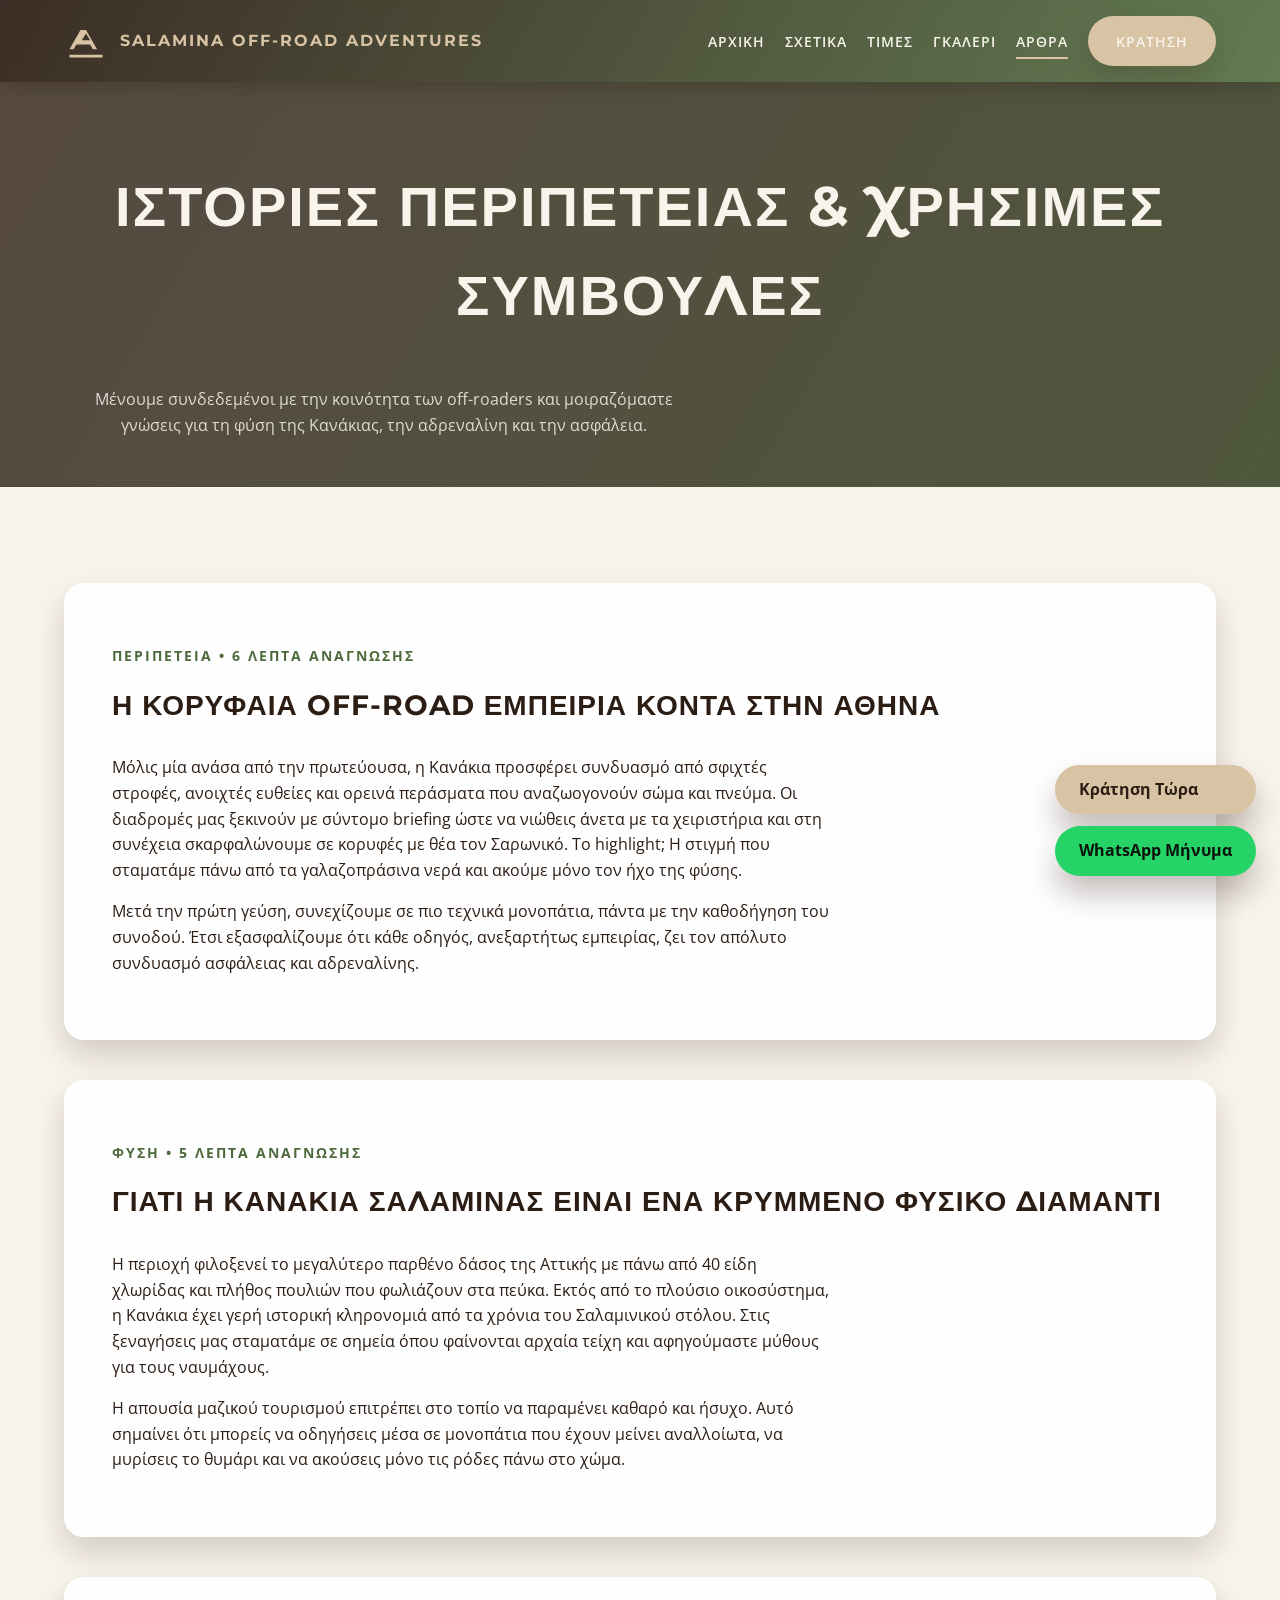
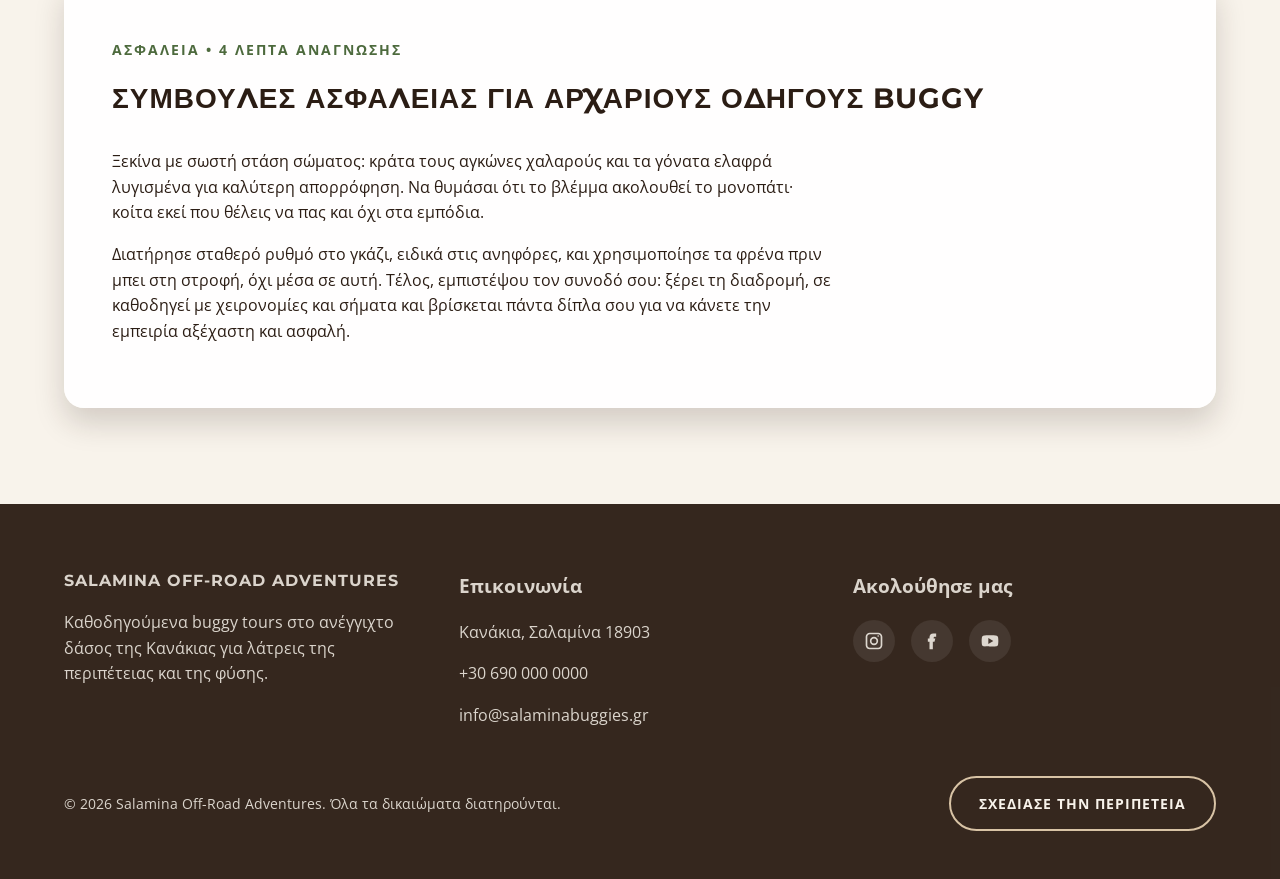
<file: blog.html>
<!DOCTYPE html>
<html lang="el">
  <head>
    <meta charset="UTF-8" />
    <meta name="viewport" content="width=device-width, initial-scale=1.0" />
    <meta
      name="description"
      content="Διάβασε άρθρα της Salamina Off-Road Adventures για off-road εμπειρίες, τη φύση της Κανάκιας και συμβουλές ασφαλείας για buggy."
    />
    <title>Άρθρα | Salamina Off-Road Adventures</title>
    <link rel="preconnect" href="https://fonts.googleapis.com" />
    <link rel="preconnect" href="https://fonts.gstatic.com" crossorigin />
    <link
      href="https://fonts.googleapis.com/css2?family=Montserrat:wght@400;600;700&family=Open+Sans:wght@400;500;600&display=swap"
      rel="stylesheet"
    />
    <link rel="stylesheet" href="assets/css/style.css" />
  </head>
  <body>
    <header>
      <div class="navbar">
        <a class="brand" href="index.html" aria-label="Salamina Off-Road Adventures αρχική">
          <svg viewBox="0 0 64 64" aria-hidden="true">
            <path
              d="M8 44l16-28h8l16 28h-6l-4-7H18l-4 7H8zm18-13h12l-6-10-6 10zM8 52h48v4H8z"
            />
          </svg>
          Salamina Off-Road Adventures
        </a>
        <nav>
          <button class="nav-toggle" aria-label="Εναλλαγή μενού" aria-expanded="false"><span></span></button>
          <div class="nav-links">
            <a href="index.html">Αρχική</a>
            <a href="about.html">Σχετικά</a>
            <a href="prices.html">Τιμές</a>
            <a href="gallery.html">Γκαλερί</a>
            <a class="active" href="blog.html">Άρθρα</a>
            <a href="contact.html" class="btn">Κράτηση</a>
          </div>
        </nav>
      </div>
    </header>

    <main>
      <section class="page-hero">
        <div>
          <h1>Ιστορίες Περιπέτειας &amp; Χρήσιμες Συμβουλές</h1>
          <p>
            Μένουμε συνδεδεμένοι με την κοινότητα των off-roaders και μοιραζόμαστε γνώσεις για τη
            φύση της Κανάκιας, την αδρεναλίνη και την ασφάλεια.
          </p>
        </div>
      </section>

      <section class="section">
        <div class="blog-list">
          <article class="blog-post fade-in">
            <p class="meta">Περιπέτεια • 6 λεπτά ανάγνωσης</p>
            <h3>Η Κορυφαία Off-Road Εμπειρία κοντά στην Αθήνα</h3>
            <p>
              Μόλις μία ανάσα από την πρωτεύουσα, η Κανάκια προσφέρει συνδυασμό από σφιχτές στροφές,
              ανοιχτές ευθείες και ορεινά περάσματα που αναζωογονούν σώμα και πνεύμα. Οι διαδρομές
              μας ξεκινούν με σύντομο briefing ώστε να νιώθεις άνετα με τα χειριστήρια και στη
              συνέχεια σκαρφαλώνουμε σε κορυφές με θέα τον Σαρωνικό. Το highlight; Η στιγμή που
              σταματάμε πάνω από τα γαλαζοπράσινα νερά και ακούμε μόνο τον ήχο της φύσης.
            </p>
            <p>
              Μετά την πρώτη γεύση, συνεχίζουμε σε πιο τεχνικά μονοπάτια, πάντα με την καθοδήγηση του
              συνοδού. Έτσι εξασφαλίζουμε ότι κάθε οδηγός, ανεξαρτήτως εμπειρίας, ζει τον απόλυτο
              συνδυασμό ασφάλειας και αδρεναλίνης.
            </p>
          </article>

          <article class="blog-post fade-in">
            <p class="meta">Φύση • 5 λεπτά ανάγνωσης</p>
            <h3>Γιατί η Κανάκια Σαλαμίνας είναι ένα Κρυμμένο Φυσικό Διαμάντι</h3>
            <p>
              Η περιοχή φιλοξενεί το μεγαλύτερο παρθένο δάσος της Αττικής με πάνω από 40 είδη
              χλωρίδας και πλήθος πουλιών που φωλιάζουν στα πεύκα. Εκτός από το πλούσιο οικοσύστημα,
              η Κανάκια έχει γερή ιστορική κληρονομιά από τα χρόνια του Σαλαμινικού στόλου. Στις
              ξεναγήσεις μας σταματάμε σε σημεία όπου φαίνονται αρχαία τείχη και αφηγούμαστε μύθους
              για τους ναυμάχους.
            </p>
            <p>
              Η απουσία μαζικού τουρισμού επιτρέπει στο τοπίο να παραμένει καθαρό και ήσυχο. Αυτό
              σημαίνει ότι μπορείς να οδηγήσεις μέσα σε μονοπάτια που έχουν μείνει αναλλοίωτα, να
              μυρίσεις το θυμάρι και να ακούσεις μόνο τις ρόδες πάνω στο χώμα.
            </p>
          </article>

          <article class="blog-post fade-in">
            <p class="meta">Ασφάλεια • 4 λεπτά ανάγνωσης</p>
            <h3>Συμβουλές Ασφαλείας για Αρχάριους Οδηγούς Buggy</h3>
            <p>
              Ξεκίνα με σωστή στάση σώματος: κράτα τους αγκώνες χαλαρούς και τα γόνατα ελαφρά
              λυγισμένα για καλύτερη απορρόφηση. Να θυμάσαι ότι το βλέμμα ακολουθεί το μονοπάτι·
              κοίτα εκεί που θέλεις να πας και όχι στα εμπόδια.
            </p>
            <p>
              Διατήρησε σταθερό ρυθμό στο γκάζι, ειδικά στις ανηφόρες, και χρησιμοποίησε τα φρένα πριν
              μπει στη στροφή, όχι μέσα σε αυτή. Τέλος, εμπιστέψου τον συνοδό σου: ξέρει τη διαδρομή,
              σε καθοδηγεί με χειρονομίες και σήματα και βρίσκεται πάντα δίπλα σου για να κάνετε την
              εμπειρία αξέχαστη και ασφαλή.
            </p>
          </article>
        </div>
      </section>
    </main>

    <footer>
      <div class="footer-grid">
        <div>
          <p class="footer-brand">Salamina Off-Road Adventures</p>
          <p>
            Καθοδηγούμενα buggy tours στο ανέγγιχτο δάσος της Κανάκιας για λάτρεις της περιπέτειας
            και της φύσης.
          </p>
        </div>
        <div>
          <h3>Επικοινωνία</h3>
          <p>Κανάκια, Σαλαμίνα 18903</p>
          <p><a href="tel:+306900000000">+30 690 000 0000</a></p>
          <p><a href="mailto:info@salaminabuggies.gr">info@salaminabuggies.gr</a></p>
        </div>
        <div>
          <h3>Ακολούθησε μας</h3>
          <div class="social-links">
            <a href="#" aria-label="Instagram">
              <svg viewBox="0 0 24 24" width="20" height="20" fill="currentColor" aria-hidden="true">
                <path
                  d="M7 2C4.243 2 2 4.243 2 7v10c0 2.757 2.243 5 5 5h10c2.757 0 5-2.243 5-5V7c0-2.757-2.243-5-5-5H7zm0 2h10c1.654 0 3 1.346 3 3v10c0 1.654-1.346 3-3 3H7c-1.654 0-3-1.346-3-3V7c0-1.654 1.346-3 3-3zm10 1a1 1 0 100 2 1 1 0 000-2zM12 7a5 5 0 100 10 5 5 0 000-10zm0 2a3 3 0 110 6 3 3 0 010-6z"
                />
              </svg>
            </a>
            <a href="#" aria-label="Facebook">
              <svg viewBox="0 0 24 24" width="20" height="20" fill="currentColor" aria-hidden="true">
                <path d="M13 9h3l-1 4h-2v9h-4v-9H7V9h2V7.5C9 5 10.5 3 13.5 3H17v4h-2c-.6 0-1 .4-1 1V9z" />
              </svg>
            </a>
            <a href="#" aria-label="YouTube">
              <svg viewBox="0 0 24 24" width="20" height="20" fill="currentColor" aria-hidden="true">
                <path
                  d="M21.6 7.2c-.2-.8-.8-1.4-1.6-1.6C18.4 5.2 12 5.2 12 5.2s-6.4 0-8 .4c-.8.2-1.4.8-1.6 1.6C2 8.8 2 12 2 12s0 3.2.4 4.8c.2.8.8 1.4 1.6 1.6 1.6.4 8 .4 8 .4s6.4 0 8-.4c.8-.2 1.4-.8 1.6-1.6.4-1.6.4-4.8.4-4.8s0-3.2-.4-4.8zM10 15.5v-7l6 3.5-6 3.5z"
                />
              </svg>
            </a>
          </div>
        </div>
      </div>
      <div class="footer-bottom">
        <p>&copy; <span data-year></span> Salamina Off-Road Adventures. Όλα τα δικαιώματα διατηρούνται.</p>
        <a class="btn btn-outline" href="contact.html">Σχεδίασε την Περιπέτεια</a>
      </div>
    </footer>

    <div class="floating-cta" aria-label="Άμεση κράτηση">
      <a href="contact.html">Κράτηση Τώρα</a>
      <a class="whatsapp" href="https://wa.me/306900000000" target="_blank" rel="noopener">WhatsApp Μήνυμα</a>
    </div>

    <script src="assets/js/main.js" defer></script>
  </body>
</html>
</file>
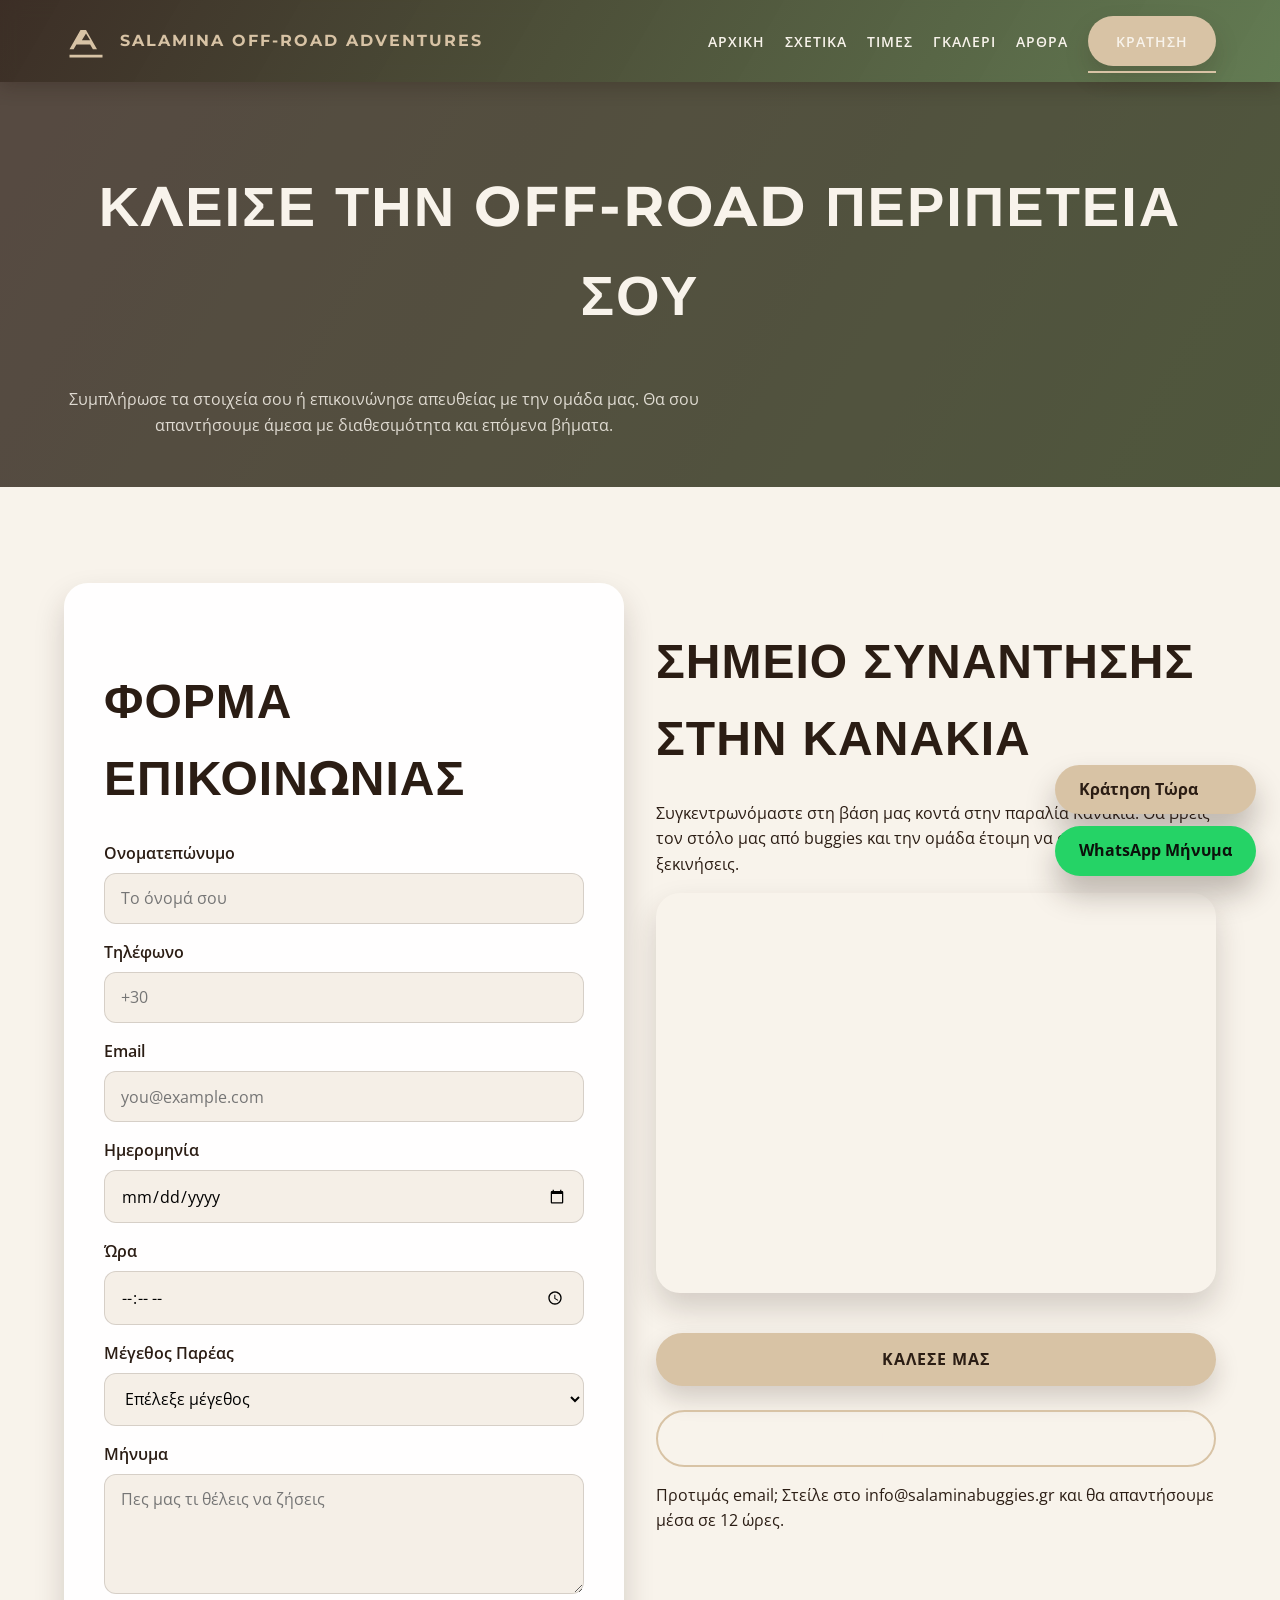
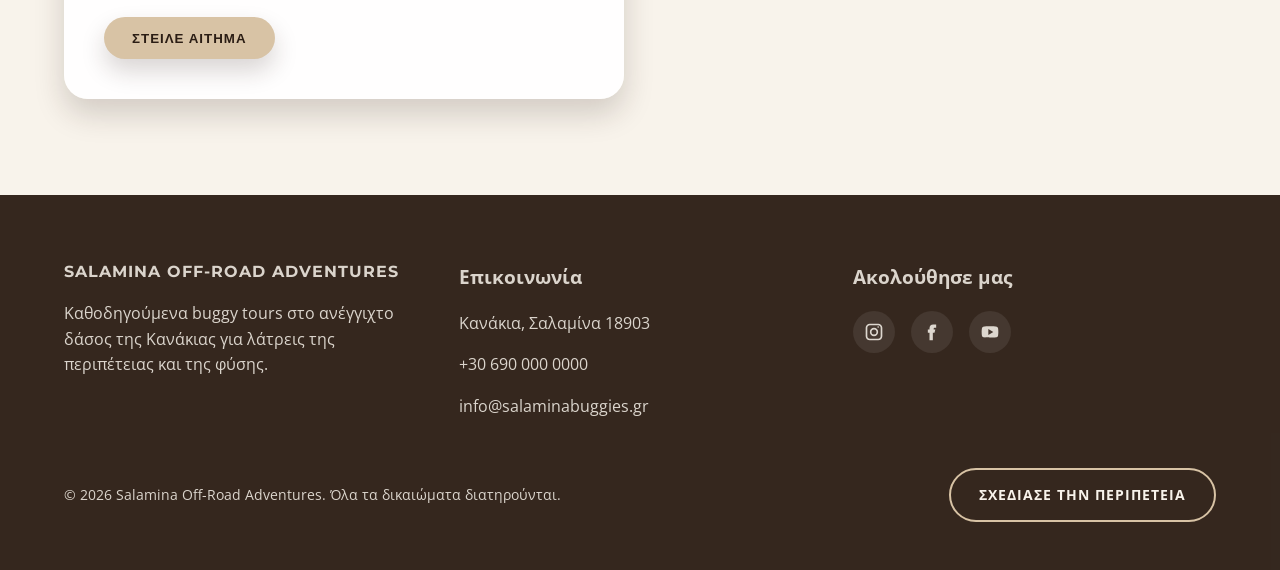
<file: contact.html>
<!DOCTYPE html>
<html lang="el">
  <head>
    <meta charset="UTF-8" />
    <meta name="viewport" content="width=device-width, initial-scale=1.0" />
    <meta
      name="description"
      content="Επικοινώνησε με τη Salamina Off-Road Adventures για κράτηση καθοδηγούμενων διαδρομών buggy στην Κανάκια Σαλαμίνας. Κάλεσε, στείλε WhatsApp ή συμπλήρωσε τη φόρμα."
    />
    <title>Επικοινωνία &amp; Κράτηση | Salamina Off-Road Adventures</title>
    <link rel="preconnect" href="https://fonts.googleapis.com" />
    <link rel="preconnect" href="https://fonts.gstatic.com" crossorigin />
    <link
      href="https://fonts.googleapis.com/css2?family=Montserrat:wght@400;600;700&family=Open+Sans:wght@400;500;600&display=swap"
      rel="stylesheet"
    />
    <link rel="stylesheet" href="assets/css/style.css" />
  </head>
  <body>
    <header>
      <div class="navbar">
        <a class="brand" href="index.html" aria-label="Salamina Off-Road Adventures αρχική">
          <svg viewBox="0 0 64 64" aria-hidden="true">
            <path
              d="M8 44l16-28h8l16 28h-6l-4-7H18l-4 7H8zm18-13h12l-6-10-6 10zM8 52h48v4H8z"
            />
          </svg>
          Salamina Off-Road Adventures
        </a>
        <nav>
          <button class="nav-toggle" aria-label="Εναλλαγή μενού" aria-expanded="false"><span></span></button>
          <div class="nav-links">
            <a href="index.html">Αρχική</a>
            <a href="about.html">Σχετικά</a>
            <a href="prices.html">Τιμές</a>
            <a href="gallery.html">Γκαλερί</a>
            <a href="blog.html">Άρθρα</a>
            <a href="contact.html" class="btn active">Κράτηση</a>
          </div>
        </nav>
      </div>
    </header>

    <main>
      <section class="page-hero">
        <div>
          <h1>Κλείσε την Off-Road Περιπέτειά σου</h1>
          <p>
            Συμπλήρωσε τα στοιχεία σου ή επικοινώνησε απευθείας με την ομάδα μας. Θα σου απαντήσουμε
            άμεσα με διαθεσιμότητα και επόμενα βήματα.
          </p>
        </div>
      </section>

      <section class="section">
        <div class="contact-wrapper">
          <form class="contact-form" aria-label="Φόρμα κράτησης">
            <h2>Φόρμα Επικοινωνίας</h2>
            <label for="name">Ονοματεπώνυμο</label>
            <input id="name" name="name" type="text" placeholder="Το όνομά σου" required />

            <label for="phone">Τηλέφωνο</label>
            <input id="phone" name="phone" type="tel" placeholder="+30" required />

            <label for="email">Email</label>
            <input id="email" name="email" type="email" placeholder="you@example.com" required />

            <label for="date">Ημερομηνία</label>
            <input id="date" name="date" type="date" required />

            <label for="time">Ώρα</label>
            <input id="time" name="time" type="time" required />

            <label for="group">Μέγεθος Παρέας</label>
            <select id="group" name="group" required>
              <option value="" disabled selected>Επέλεξε μέγεθος</option>
              <option value="1-2">1-2 άτομα</option>
              <option value="3-4">3-4 άτομα</option>
              <option value="5-6">5-6 άτομα</option>
              <option value="7+">7+ άτομα</option>
            </select>

            <label for="message">Μήνυμα</label>
            <textarea id="message" name="message" placeholder="Πες μας τι θέλεις να ζήσεις"></textarea>

            <button class="btn" type="submit">Στείλε Αίτημα</button>
          </form>

          <div class="fade-in">
            <h2>Σημείο Συνάντησης στην Κανάκια</h2>
            <p>
              Συγκεντρωνόμαστε στη βάση μας κοντά στην παραλία Κανάκια. Θα βρεις τον στόλο μας από
              buggies και την ομάδα έτοιμη να σε εξοπλίσει πριν ξεκινήσεις.
            </p>
            <div class="map-embed" aria-label="Χάρτης Κανάκιας Σαλαμίνας">
              <iframe
                src="https://www.google.com/maps/embed?pb=!1m18!1m12!1m3!1d3128.367623193207!2d23.44296867650464!3d37.91635960478645!2m3!1f0!2f0!3f0!3m2!1i1024!2i768!4f13.1!3m3!1m2!1s0x14a1fe0ad03780ef%3A0x6213a14588374be1!2sKanakia%2018900!5e0!3m2!1sel!2sgr!4v1700000000000!5m2!1sel!2sgr"
                allowfullscreen=""
                loading="lazy"
                referrerpolicy="no-referrer-when-downgrade"
              ></iframe>
            </div>
            <div class="callout">
              <a class="btn" href="tel:+306900000000">Κάλεσέ μας</a>
              <a class="btn btn-outline" href="https://wa.me/306900000000" target="_blank" rel="noopener">WhatsApp Συνομιλία</a>
            </div>
            <p>
              Προτιμάς email; Στείλε στο
              <a href="mailto:info@salaminabuggies.gr">info@salaminabuggies.gr</a> και θα απαντήσουμε μέσα σε 12 ώρες.
            </p>
          </div>
        </div>
      </section>
    </main>

    <footer>
      <div class="footer-grid">
        <div>
          <p class="footer-brand">Salamina Off-Road Adventures</p>
          <p>
            Καθοδηγούμενα buggy tours στο ανέγγιχτο δάσος της Κανάκιας για λάτρεις της περιπέτειας
            και της φύσης.
          </p>
        </div>
        <div>
          <h3>Επικοινωνία</h3>
          <p>Κανάκια, Σαλαμίνα 18903</p>
          <p><a href="tel:+306900000000">+30 690 000 0000</a></p>
          <p><a href="mailto:info@salaminabuggies.gr">info@salaminabuggies.gr</a></p>
        </div>
        <div>
          <h3>Ακολούθησε μας</h3>
          <div class="social-links">
            <a href="#" aria-label="Instagram">
              <svg viewBox="0 0 24 24" width="20" height="20" fill="currentColor" aria-hidden="true">
                <path
                  d="M7 2C4.243 2 2 4.243 2 7v10c0 2.757 2.243 5 5 5h10c2.757 0 5-2.243 5-5V7c0-2.757-2.243-5-5-5H7zm0 2h10c1.654 0 3 1.346 3 3v10c0 1.654-1.346 3-3 3H7c-1.654 0-3-1.346-3-3V7c0-1.654 1.346-3 3-3zm10 1a1 1 0 100 2 1 1 0 000-2zM12 7a5 5 0 100 10 5 5 0 000-10zm0 2a3 3 0 110 6 3 3 0 010-6z"
                />
              </svg>
            </a>
            <a href="#" aria-label="Facebook">
              <svg viewBox="0 0 24 24" width="20" height="20" fill="currentColor" aria-hidden="true">
                <path d="M13 9h3l-1 4h-2v9h-4v-9H7V9h2V7.5C9 5 10.5 3 13.5 3H17v4h-2c-.6 0-1 .4-1 1V9z" />
              </svg>
            </a>
            <a href="#" aria-label="YouTube">
              <svg viewBox="0 0 24 24" width="20" height="20" fill="currentColor" aria-hidden="true">
                <path
                  d="M21.6 7.2c-.2-.8-.8-1.4-1.6-1.6C18.4 5.2 12 5.2 12 5.2s-6.4 0-8 .4c-.8.2-1.4.8-1.6 1.6C2 8.8 2 12 2 12s0 3.2.4 4.8c.2.8.8 1.4 1.6 1.6 1.6.4 8 .4 8 .4s6.4 0 8-.4c.8-.2 1.4-.8 1.6-1.6.4-1.6.4-4.8.4-4.8s0-3.2-.4-4.8zM10 15.5v-7l6 3.5-6 3.5z"
                />
              </svg>
            </a>
          </div>
        </div>
      </div>
      <div class="footer-bottom">
        <p>&copy; <span data-year></span> Salamina Off-Road Adventures. Όλα τα δικαιώματα διατηρούνται.</p>
        <a class="btn btn-outline" href="contact.html">Σχεδίασε την Περιπέτεια</a>
      </div>
    </footer>

    <div class="floating-cta" aria-label="Άμεση κράτηση">
      <a href="contact.html">Κράτηση Τώρα</a>
      <a class="whatsapp" href="https://wa.me/306900000000" target="_blank" rel="noopener">WhatsApp Μήνυμα</a>
    </div>

    <script src="assets/js/main.js" defer></script>
  </body>
</html>
</file>
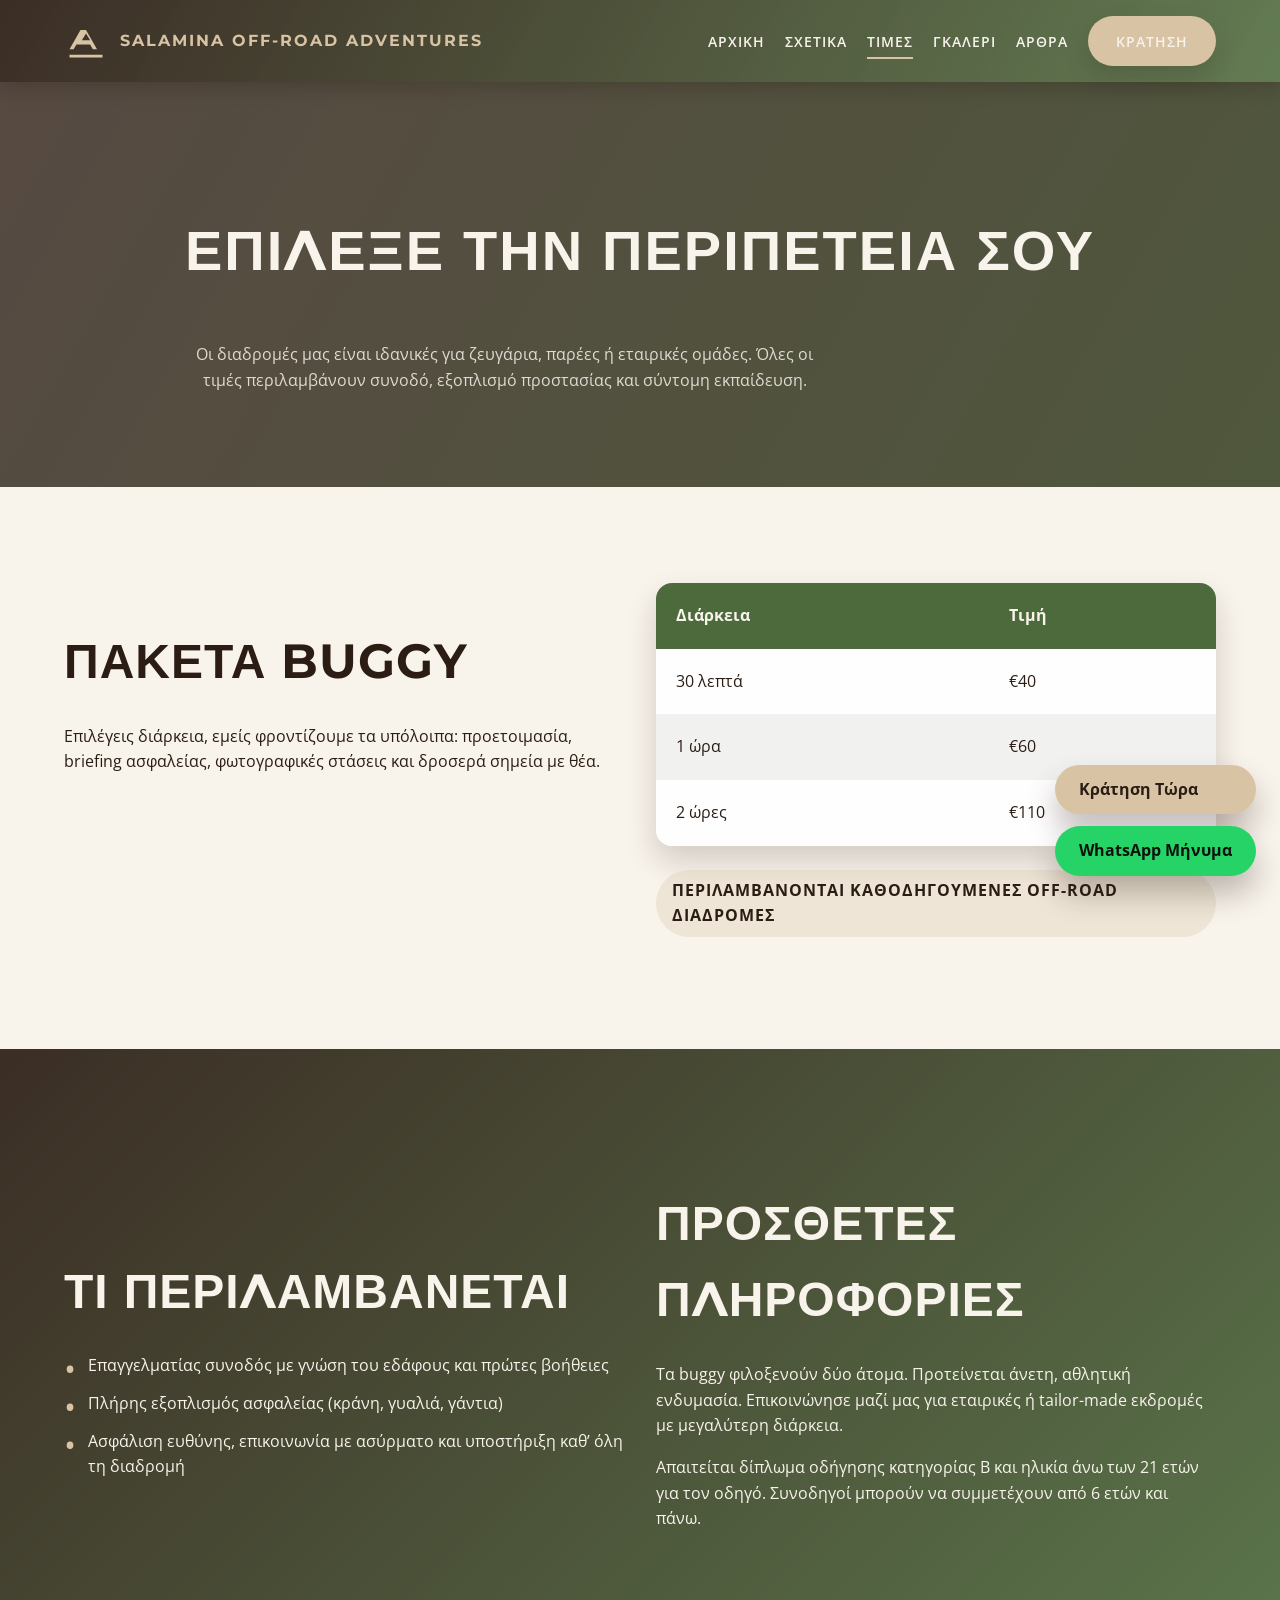
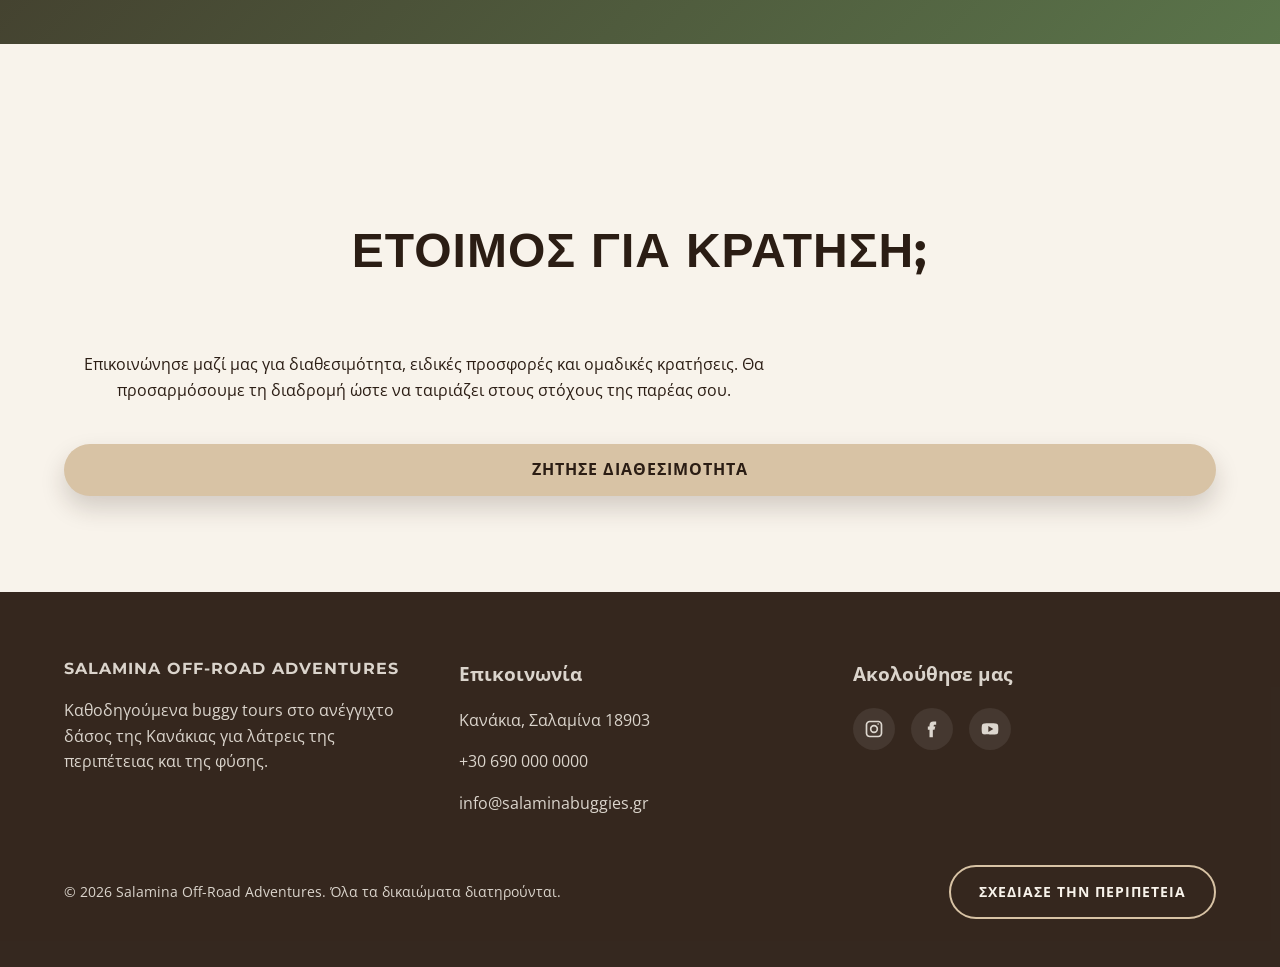
<file: prices.html>
<!DOCTYPE html>
<html lang="el">
  <head>
    <meta charset="UTF-8" />
    <meta name="viewport" content="width=device-width, initial-scale=1.0" />
    <meta
      name="description"
      content="Διάλεξε τη διάρκεια που σου ταιριάζει για μια καθοδηγούμενη βόλτα με buggy στην Κανάκια Σαλαμίνας. Τιμές για 30 λεπτά, 1 ώρα ή 2 ώρες."
    />
    <title>Τιμές | Salamina Off-Road Adventures</title>
    <link rel="preconnect" href="https://fonts.googleapis.com" />
    <link rel="preconnect" href="https://fonts.gstatic.com" crossorigin />
    <link
      href="https://fonts.googleapis.com/css2?family=Montserrat:wght@400;600;700&family=Open+Sans:wght@400;500;600&display=swap"
      rel="stylesheet"
    />
    <link rel="stylesheet" href="assets/css/style.css" />
  </head>
  <body>
    <header>
      <div class="navbar">
        <a class="brand" href="index.html" aria-label="Salamina Off-Road Adventures αρχική">
          <svg viewBox="0 0 64 64" aria-hidden="true">
            <path
              d="M8 44l16-28h8l16 28h-6l-4-7H18l-4 7H8zm18-13h12l-6-10-6 10zM8 52h48v4H8z"
            />
          </svg>
          Salamina Off-Road Adventures
        </a>
        <nav>
          <button class="nav-toggle" aria-label="Εναλλαγή μενού" aria-expanded="false"><span></span></button>
          <div class="nav-links">
            <a href="index.html">Αρχική</a>
            <a href="about.html">Σχετικά</a>
            <a class="active" href="prices.html">Τιμές</a>
            <a href="gallery.html">Γκαλερί</a>
            <a href="blog.html">Άρθρα</a>
            <a href="contact.html" class="btn">Κράτηση</a>
          </div>
        </nav>
      </div>
    </header>

    <main>
      <section class="page-hero">
        <div>
          <h1>Επίλεξε την Περιπέτεια σου</h1>
          <p>
            Οι διαδρομές μας είναι ιδανικές για ζευγάρια, παρέες ή εταιρικές ομάδες. Όλες οι τιμές
            περιλαμβάνουν συνοδό, εξοπλισμό προστασίας και σύντομη εκπαίδευση.
          </p>
        </div>
      </section>

      <section class="section">
        <div class="tablet-grid">
          <div class="fade-in">
            <h2>Πακέτα Buggy</h2>
            <p>
              Επιλέγεις διάρκεια, εμείς φροντίζουμε τα υπόλοιπα: προετοιμασία, briefing ασφαλείας,
              φωτογραφικές στάσεις και δροσερά σημεία με θέα.
            </p>
          </div>
          <div class="fade-in">
            <table class="pricing-table" aria-describedby="pricing-info">
              <thead>
                <tr>
                  <th scope="col">Διάρκεια</th>
                  <th scope="col">Τιμή</th>
                </tr>
              </thead>
              <tbody>
                <tr>
                  <td>30 λεπτά</td>
                  <td>€40</td>
                </tr>
                <tr>
                  <td>1 ώρα</td>
                  <td>€60</td>
                </tr>
                <tr>
                  <td>2 ώρες</td>
                  <td>€110</td>
                </tr>
              </tbody>
            </table>
            <p id="pricing-info" class="badge">Περιλαμβάνονται καθοδηγούμενες off-road διαδρομές</p>
          </div>
        </div>
      </section>

      <section class="section section-dark">
        <div class="split">
          <div class="fade-in">
            <h2>Τι Περιλαμβάνεται</h2>
            <ul class="facts-list">
              <li>Επαγγελματίας συνοδός με γνώση του εδάφους και πρώτες βοήθειες</li>
              <li>Πλήρης εξοπλισμός ασφαλείας (κράνη, γυαλιά, γάντια)</li>
              <li>Ασφάλιση ευθύνης, επικοινωνία με ασύρματο και υποστήριξη καθ’ όλη τη διαδρομή</li>
            </ul>
          </div>
          <div class="fade-in">
            <h2>Πρόσθετες Πληροφορίες</h2>
            <p>
              Τα buggy φιλοξενούν δύο άτομα. Προτείνεται άνετη, αθλητική ενδυμασία. Επικοινώνησε μαζί
              μας για εταιρικές ή tailor-made εκδρομές με μεγαλύτερη διάρκεια.
            </p>
            <p>
              Απαιτείται δίπλωμα οδήγησης κατηγορίας Β και ηλικία άνω των 21 ετών για τον οδηγό.
              Συνοδηγοί μπορούν να συμμετέχουν από 6 ετών και πάνω.
            </p>
          </div>
        </div>
      </section>

      <section class="section">
        <div class="callout">
          <h2>Έτοιμος για Κράτηση;</h2>
          <p>
            Επικοινώνησε μαζί μας για διαθεσιμότητα, ειδικές προσφορές και ομαδικές κρατήσεις. Θα
            προσαρμόσουμε τη διαδρομή ώστε να ταιριάζει στους στόχους της παρέας σου.
          </p>
          <a class="btn" href="contact.html">Ζήτησε Διαθεσιμότητα</a>
        </div>
      </section>
    </main>

    <footer>
      <div class="footer-grid">
        <div>
          <p class="footer-brand">Salamina Off-Road Adventures</p>
          <p>
            Καθοδηγούμενα buggy tours στο ανέγγιχτο δάσος της Κανάκιας για λάτρεις της περιπέτειας
            και της φύσης.
          </p>
        </div>
        <div>
          <h3>Επικοινωνία</h3>
          <p>Κανάκια, Σαλαμίνα 18903</p>
          <p><a href="tel:+306900000000">+30 690 000 0000</a></p>
          <p><a href="mailto:info@salaminabuggies.gr">info@salaminabuggies.gr</a></p>
        </div>
        <div>
          <h3>Ακολούθησε μας</h3>
          <div class="social-links">
            <a href="#" aria-label="Instagram">
              <svg viewBox="0 0 24 24" width="20" height="20" fill="currentColor" aria-hidden="true">
                <path
                  d="M7 2C4.243 2 2 4.243 2 7v10c0 2.757 2.243 5 5 5h10c2.757 0 5-2.243 5-5V7c0-2.757-2.243-5-5-5H7zm0 2h10c1.654 0 3 1.346 3 3v10c0 1.654-1.346 3-3 3H7c-1.654 0-3-1.346-3-3V7c0-1.654 1.346-3 3-3zm10 1a1 1 0 100 2 1 1 0 000-2zM12 7a5 5 0 100 10 5 5 0 000-10zm0 2a3 3 0 110 6 3 3 0 010-6z"
                />
              </svg>
            </a>
            <a href="#" aria-label="Facebook">
              <svg viewBox="0 0 24 24" width="20" height="20" fill="currentColor" aria-hidden="true">
                <path d="M13 9h3l-1 4h-2v9h-4v-9H7V9h2V7.5C9 5 10.5 3 13.5 3H17v4h-2c-.6 0-1 .4-1 1V9z" />
              </svg>
            </a>
            <a href="#" aria-label="YouTube">
              <svg viewBox="0 0 24 24" width="20" height="20" fill="currentColor" aria-hidden="true">
                <path
                  d="M21.6 7.2c-.2-.8-.8-1.4-1.6-1.6C18.4 5.2 12 5.2 12 5.2s-6.4 0-8 .4c-.8.2-1.4.8-1.6 1.6C2 8.8 2 12 2 12s0 3.2.4 4.8c.2.8.8 1.4 1.6 1.6 1.6.4 8 .4 8 .4s6.4 0 8-.4c.8-.2 1.4-.8 1.6-1.6.4-1.6.4-4.8.4-4.8s0-3.2-.4-4.8zM10 15.5v-7l6 3.5-6 3.5z"
                />
              </svg>
            </a>
          </div>
        </div>
      </div>
      <div class="footer-bottom">
        <p>&copy; <span data-year></span> Salamina Off-Road Adventures. Όλα τα δικαιώματα διατηρούνται.</p>
        <a class="btn btn-outline" href="contact.html">Σχεδίασε την Περιπέτεια</a>
      </div>
    </footer>

    <div class="floating-cta" aria-label="Άμεση κράτηση">
      <a href="contact.html">Κράτηση Τώρα</a>
      <a class="whatsapp" href="https://wa.me/306900000000" target="_blank" rel="noopener">WhatsApp Μήνυμα</a>
    </div>

    <script src="assets/js/main.js" defer></script>
  </body>
</html>
</file>
<file: assets/css/style.css>
:root {
  --color-primary: #4d6a3d;
  --color-secondary: #d8c3a5;
  --color-dark: #2b1d14;
  --color-light: #f8f3eb;
  --color-muted: rgba(248, 243, 235, 0.85);
  --font-heading: 'Montserrat', 'Segoe UI', sans-serif;
  --font-body: 'Open Sans', 'Segoe UI', sans-serif;
  --shadow-soft: 0 15px 30px rgba(43, 29, 20, 0.18);
}

* {
  box-sizing: border-box;
}

html {
  scroll-behavior: smooth;
}

body {
  margin: 0;
  font-family: var(--font-body);
  background: var(--color-light);
  color: var(--color-dark);
  line-height: 1.6;
}

a {
  color: inherit;
  text-decoration: none;
}

img {
  max-width: 100%;
  display: block;
}

main {
  min-height: 60vh;
}

header {
  position: sticky;
  top: 0;
  z-index: 1000;
  background: linear-gradient(120deg, rgba(43, 29, 20, 0.92), rgba(77, 106, 61, 0.88));
  backdrop-filter: blur(10px);
  box-shadow: 0 6px 16px rgba(43, 29, 20, 0.25);
}

.navbar {
  display: flex;
  align-items: center;
  justify-content: space-between;
  padding: 1rem 5vw;
}

.brand {
  font-family: var(--font-heading);
  font-weight: 700;
  letter-spacing: 2px;
  color: var(--color-secondary);
  text-transform: uppercase;
  display: flex;
  align-items: center;
  gap: 0.75rem;
}

.brand svg {
  width: 44px;
  height: 44px;
  fill: var(--color-secondary);
}

.nav-links {
  display: flex;
  gap: 1.25rem;
  align-items: center;
}

.nav-links a {
  color: var(--color-light);
  font-weight: 600;
  text-transform: uppercase;
  letter-spacing: 1px;
  font-size: 0.9rem;
  position: relative;
}

.nav-links a::after {
  content: '';
  position: absolute;
  left: 0;
  bottom: -0.4rem;
  width: 0;
  height: 2px;
  background: var(--color-secondary);
  transition: width 0.3s ease;
}

.nav-links a:hover::after,
.nav-links a:focus-visible::after,
.nav-links a.active::after {
  width: 100%;
}

.btn {
  display: inline-flex;
  align-items: center;
  justify-content: center;
  padding: 0.85rem 1.75rem;
  border-radius: 999px;
  font-weight: 700;
  text-transform: uppercase;
  letter-spacing: 1px;
  border: none;
  transition: transform 0.3s ease, box-shadow 0.3s ease;
  cursor: pointer;
  background: var(--color-secondary);
  color: var(--color-dark);
  box-shadow: 0 12px 24px rgba(43, 29, 20, 0.18);
}

.btn:hover,
.btn:focus-visible {
  transform: translateY(-2px);
  box-shadow: 0 18px 32px rgba(43, 29, 20, 0.25);
}

.btn-outline {
  background: transparent;
  color: var(--color-light);
  border: 2px solid var(--color-secondary);
  box-shadow: none;
}

.btn-outline:hover,
.btn-outline:focus-visible {
  background: var(--color-secondary);
  color: var(--color-dark);
}

.hero {
  min-height: 100vh;
  position: relative;
  display: flex;
  align-items: center;
  padding: 0 5vw;
  color: var(--color-light);
  overflow: hidden;
  background: linear-gradient(120deg, rgba(43, 29, 20, 0.7), rgba(77, 106, 61, 0.75)),
    url('https://images.unsplash.com/photo-1500530855697-b586d89ba3ee?auto=format&fit=crop&w=1600&q=80') center/cover fixed;
}

.hero::after {
  content: '';
  position: absolute;
  inset: 0;
  background: linear-gradient(180deg, rgba(43, 29, 20, 0.2) 0%, rgba(43, 29, 20, 0.75) 100%);
  z-index: 0;
}

.hero-content {
  position: relative;
  z-index: 1;
  max-width: 560px;
  display: grid;
  gap: 1.5rem;
}

.hero h1 {
  font-family: var(--font-heading);
  font-size: clamp(2.75rem, 5vw, 4.5rem);
  line-height: 1.05;
  text-transform: uppercase;
}

.hero p {
  font-size: 1.1rem;
  color: var(--color-muted);
}

.hero-cta {
  display: flex;
  gap: 1rem;
  flex-wrap: wrap;
}

.section {
  padding: clamp(4rem, 8vw, 6rem) 5vw;
  position: relative;
  overflow: hidden;
}

.section-dark {
  background: linear-gradient(135deg, rgba(43, 29, 20, 0.92), rgba(77, 106, 61, 0.92));
  color: var(--color-light);
}

.section h2 {
  font-family: var(--font-heading);
  text-transform: uppercase;
  font-size: clamp(2rem, 4vw, 3rem);
  letter-spacing: 1px;
  margin-bottom: 1.5rem;
}

.section p {
  max-width: 720px;
}

.highlights {
  display: grid;
  grid-template-columns: repeat(auto-fit, minmax(200px, 1fr));
  gap: 1.5rem;
  margin-top: 2.5rem;
}

.highlight-card {
  background: rgba(255, 255, 255, 0.92);
  padding: 2rem;
  border-radius: 1rem;
  box-shadow: var(--shadow-soft);
  text-align: center;
  transform: translateY(20px);
  opacity: 0;
  transition: transform 0.6s ease, opacity 0.6s ease;
}

.section-dark .highlight-card {
  background: rgba(248, 243, 235, 0.08);
  color: var(--color-light);
}

.highlight-card svg {
  width: 48px;
  height: 48px;
  margin-bottom: 1rem;
  fill: var(--color-secondary);
}

.highlight-card.active {
  transform: translateY(0);
  opacity: 1;
}

.reviews {
  display: grid;
  grid-template-columns: repeat(auto-fit, minmax(250px, 1fr));
  gap: 1.5rem;
}

.review-card {
  padding: 2rem;
  border-radius: 1rem;
  background: rgba(255, 255, 255, 0.94);
  box-shadow: var(--shadow-soft);
  position: relative;
}

.review-card::before {
  content: '\201C';
  position: absolute;
  top: 1rem;
  left: 1.5rem;
  font-size: 3rem;
  color: var(--color-secondary);
  opacity: 0.3;
}

.review-author {
  margin-top: 1.5rem;
  font-weight: 700;
}

.grid-gallery {
  display: grid;
  grid-template-columns: repeat(auto-fit, minmax(240px, 1fr));
  gap: 1rem;
}

.grid-gallery figure {
  position: relative;
  overflow: hidden;
  border-radius: 1rem;
  min-height: 220px;
  background: #ccc;
  box-shadow: var(--shadow-soft);
}

.grid-gallery img {
  width: 100%;
  height: 100%;
  object-fit: cover;
  transition: transform 0.6s ease;
}

.grid-gallery figure:hover img {
  transform: scale(1.08);
}

.grid-gallery figcaption {
  position: absolute;
  inset: auto 0 0 0;
  padding: 1rem;
  background: linear-gradient(180deg, rgba(0, 0, 0, 0) 0%, rgba(0, 0, 0, 0.7) 100%);
  color: white;
  font-weight: 600;
  letter-spacing: 1px;
}

.pricing-table {
  width: 100%;
  border-collapse: collapse;
  box-shadow: var(--shadow-soft);
  background: rgba(255, 255, 255, 0.96);
  border-radius: 1rem;
  overflow: hidden;
}

.pricing-table thead {
  background: var(--color-primary);
  color: var(--color-light);
}

.pricing-table th,
.pricing-table td {
  padding: 1.25rem;
  text-align: left;
}

.pricing-table tbody tr:nth-child(even) {
  background: rgba(77, 106, 61, 0.08);
}

.badge {
  display: inline-block;
  margin-top: 1.5rem;
  padding: 0.5rem 1rem;
  border-radius: 999px;
  background: rgba(216, 195, 165, 0.3);
  color: var(--color-dark);
  font-weight: 700;
  text-transform: uppercase;
  letter-spacing: 1px;
}

.blog-list {
  display: grid;
  gap: 2.5rem;
}

.blog-post {
  background: rgba(255, 255, 255, 0.95);
  padding: clamp(2rem, 4vw, 3rem);
  border-radius: 1.25rem;
  box-shadow: var(--shadow-soft);
}

.blog-post h3 {
  font-family: var(--font-heading);
  text-transform: uppercase;
  letter-spacing: 1px;
  font-size: 1.75rem;
  margin-top: 0;
}

.blog-post .meta {
  font-size: 0.85rem;
  letter-spacing: 2px;
  text-transform: uppercase;
  color: var(--color-primary);
  margin-bottom: 1rem;
  font-weight: 700;
}

.contact-wrapper {
  display: grid;
  grid-template-columns: repeat(auto-fit, minmax(280px, 1fr));
  gap: 2rem;
  align-items: start;
}

.contact-form {
  background: rgba(255, 255, 255, 0.96);
  padding: 2.5rem;
  border-radius: 1.5rem;
  box-shadow: var(--shadow-soft);
}

.contact-form label {
  display: block;
  font-weight: 600;
  margin-bottom: 0.4rem;
}

.contact-form input,
.contact-form select,
.contact-form textarea {
  width: 100%;
  padding: 0.85rem 1rem;
  border-radius: 0.75rem;
  border: 1px solid rgba(43, 29, 20, 0.15);
  margin-bottom: 1rem;
  font-size: 1rem;
  font-family: inherit;
  background: rgba(216, 195, 165, 0.25);
}

.contact-form textarea {
  resize: vertical;
  min-height: 120px;
}

.map-embed iframe {
  width: 100%;
  border: 0;
  height: 400px;
  border-radius: 1.5rem;
  box-shadow: var(--shadow-soft);
}

footer {
  background: rgba(43, 29, 20, 0.95);
  color: rgba(248, 243, 235, 0.85);
  padding: 3rem 5vw;
}

.footer-grid {
  display: grid;
  grid-template-columns: repeat(auto-fit, minmax(240px, 1fr));
  gap: 2rem;
}

.footer-brand {
  font-family: var(--font-heading);
  text-transform: uppercase;
  font-weight: 700;
  letter-spacing: 1px;
}

.social-links {
  display: flex;
  gap: 1rem;
  margin-top: 1rem;
}

.social-links a {
  width: 42px;
  height: 42px;
  border-radius: 50%;
  display: grid;
  place-items: center;
  background: rgba(255, 255, 255, 0.08);
  transition: background 0.3s ease, transform 0.3s ease;
}

.social-links a:hover,
.social-links a:focus-visible {
  background: var(--color-secondary);
  transform: translateY(-3px);
  color: var(--color-dark);
}

.footer-bottom {
  margin-top: 2rem;
  display: flex;
  justify-content: space-between;
  align-items: center;
  flex-wrap: wrap;
  gap: 1rem;
  font-size: 0.9rem;
}

.floating-cta {
  position: fixed;
  bottom: 1.5rem;
  right: 1.5rem;
  z-index: 1000;
  display: flex;
  flex-direction: column;
  gap: 0.75rem;
}

.floating-cta a {
  border-radius: 999px;
  padding: 0.75rem 1.5rem;
  background: var(--color-secondary);
  color: var(--color-dark);
  font-weight: 700;
  box-shadow: 0 18px 30px rgba(43, 29, 20, 0.28);
}

.floating-cta a.whatsapp {
  background: #25d366;
  color: #0b120b;
}

.page-hero {
  min-height: 45vh;
  display: grid;
  place-items: center;
  color: var(--color-light);
  text-align: center;
  padding: 0 5vw;
  position: relative;
  overflow: hidden;
  background: linear-gradient(120deg, rgba(43, 29, 20, 0.65), rgba(77, 106, 61, 0.85)),
    url('https://images.unsplash.com/photo-1498075702571-ecb018f3752d?auto=format&fit=crop&w=1600&q=80') center/cover fixed;
}

.page-hero::after {
  content: '';
  position: absolute;
  inset: 0;
  background: rgba(43, 29, 20, 0.4);
}

.page-hero h1 {
  position: relative;
  z-index: 1;
  font-family: var(--font-heading);
  font-size: clamp(2.25rem, 5vw, 3.5rem);
  letter-spacing: 2px;
  text-transform: uppercase;
}

.page-hero p {
  position: relative;
  z-index: 1;
  max-width: 640px;
  color: var(--color-muted);
}

.split {
  display: grid;
  grid-template-columns: repeat(auto-fit, minmax(280px, 1fr));
  gap: 2rem;
  align-items: center;
}

.split .image {
  border-radius: 1.5rem;
  overflow: hidden;
  box-shadow: var(--shadow-soft);
}

.split .image img {
  width: 100%;
  height: 100%;
  object-fit: cover;
}

.timeline {
  display: grid;
  gap: 1.5rem;
  border-left: 2px solid rgba(43, 79, 47, 0.3);
  padding-left: 1.5rem;
  margin-top: 2rem;
}

.timeline-item h3 {
  margin-bottom: 0.3rem;
  font-family: var(--font-heading);
  text-transform: uppercase;
  font-size: 1.2rem;
}

@media (max-width: 960px) {
  .nav-links {
    position: fixed;
    inset: 70px 0 auto;
    background: rgba(11, 18, 11, 0.95);
    flex-direction: column;
    padding: 2rem 5vw;
    transform: translateY(-120%);
    transition: transform 0.4s ease;
  }

  .nav-links.open {
    transform: translateY(0);
  }

  .nav-toggle {
    display: grid;
  }
}

.nav-toggle {
  display: none;
  width: 44px;
  height: 44px;
  border: none;
  background: rgba(216, 195, 165, 0.2);
  border-radius: 50%;
  color: var(--color-light);
  cursor: pointer;
  place-items: center;
}

.nav-toggle span,
.nav-toggle span::before,
.nav-toggle span::after {
  content: '';
  display: block;
  width: 20px;
  height: 2px;
  background: currentColor;
  position: relative;
  transition: transform 0.3s ease;
}

.nav-toggle span::before {
  position: absolute;
  transform: translateY(-6px);
}

.nav-toggle span::after {
  position: absolute;
  transform: translateY(6px);
}

.nav-toggle.active span {
  background: transparent;
}

.nav-toggle.active span::before {
  transform: rotate(45deg);
}

.nav-toggle.active span::after {
  transform: rotate(-45deg);
}

.section.parallax {
  background-attachment: fixed;
  background-size: cover;
  background-position: center;
  color: white;
}

.section.parallax::after {
  content: '';
  position: absolute;
  inset: 0;
  background: rgba(43, 29, 20, 0.45);
}

.section.parallax > * {
  position: relative;
  z-index: 1;
}

.callout {
  display: grid;
  gap: 1.5rem;
  text-align: center;
  margin-top: 2rem;
}

.tablet-grid {
  display: grid;
  gap: 2rem;
  grid-template-columns: repeat(auto-fit, minmax(240px, 1fr));
}

.facts-list {
  display: grid;
  gap: 0.75rem;
  padding: 0;
  margin: 0;
}

.facts-list li {
  list-style: none;
  padding-left: 1.5rem;
  position: relative;
}

.facts-list li::before {
  content: '\2022';
  position: absolute;
  left: 0;
  color: var(--color-secondary);
  font-size: 2rem;
  line-height: 1;
  top: 0;
}

.hero::before,
.section::before,
.section::after {
  pointer-events: none;
}

.fade-in {
  opacity: 0;
  transform: translateY(20px);
  transition: opacity 0.8s ease, transform 0.8s ease;
}

.fade-in.visible {
  opacity: 1;
  transform: translateY(0);
}

@media (max-width: 640px) {
  .hero {
    text-align: center;
    padding: 8rem 8vw 5rem;
  }

  .hero-cta {
    justify-content: center;
  }

  .floating-cta {
    bottom: 1rem;
    right: 1rem;
  }

  .navbar {
    padding: 0.75rem 5vw;
  }

  .footer-bottom {
    flex-direction: column;
    align-items: flex-start;
  }

  .contact-form {
    padding: 2rem;
  }
}

::selection {
  background: var(--color-secondary);
  color: var(--color-dark);
}
</file>
